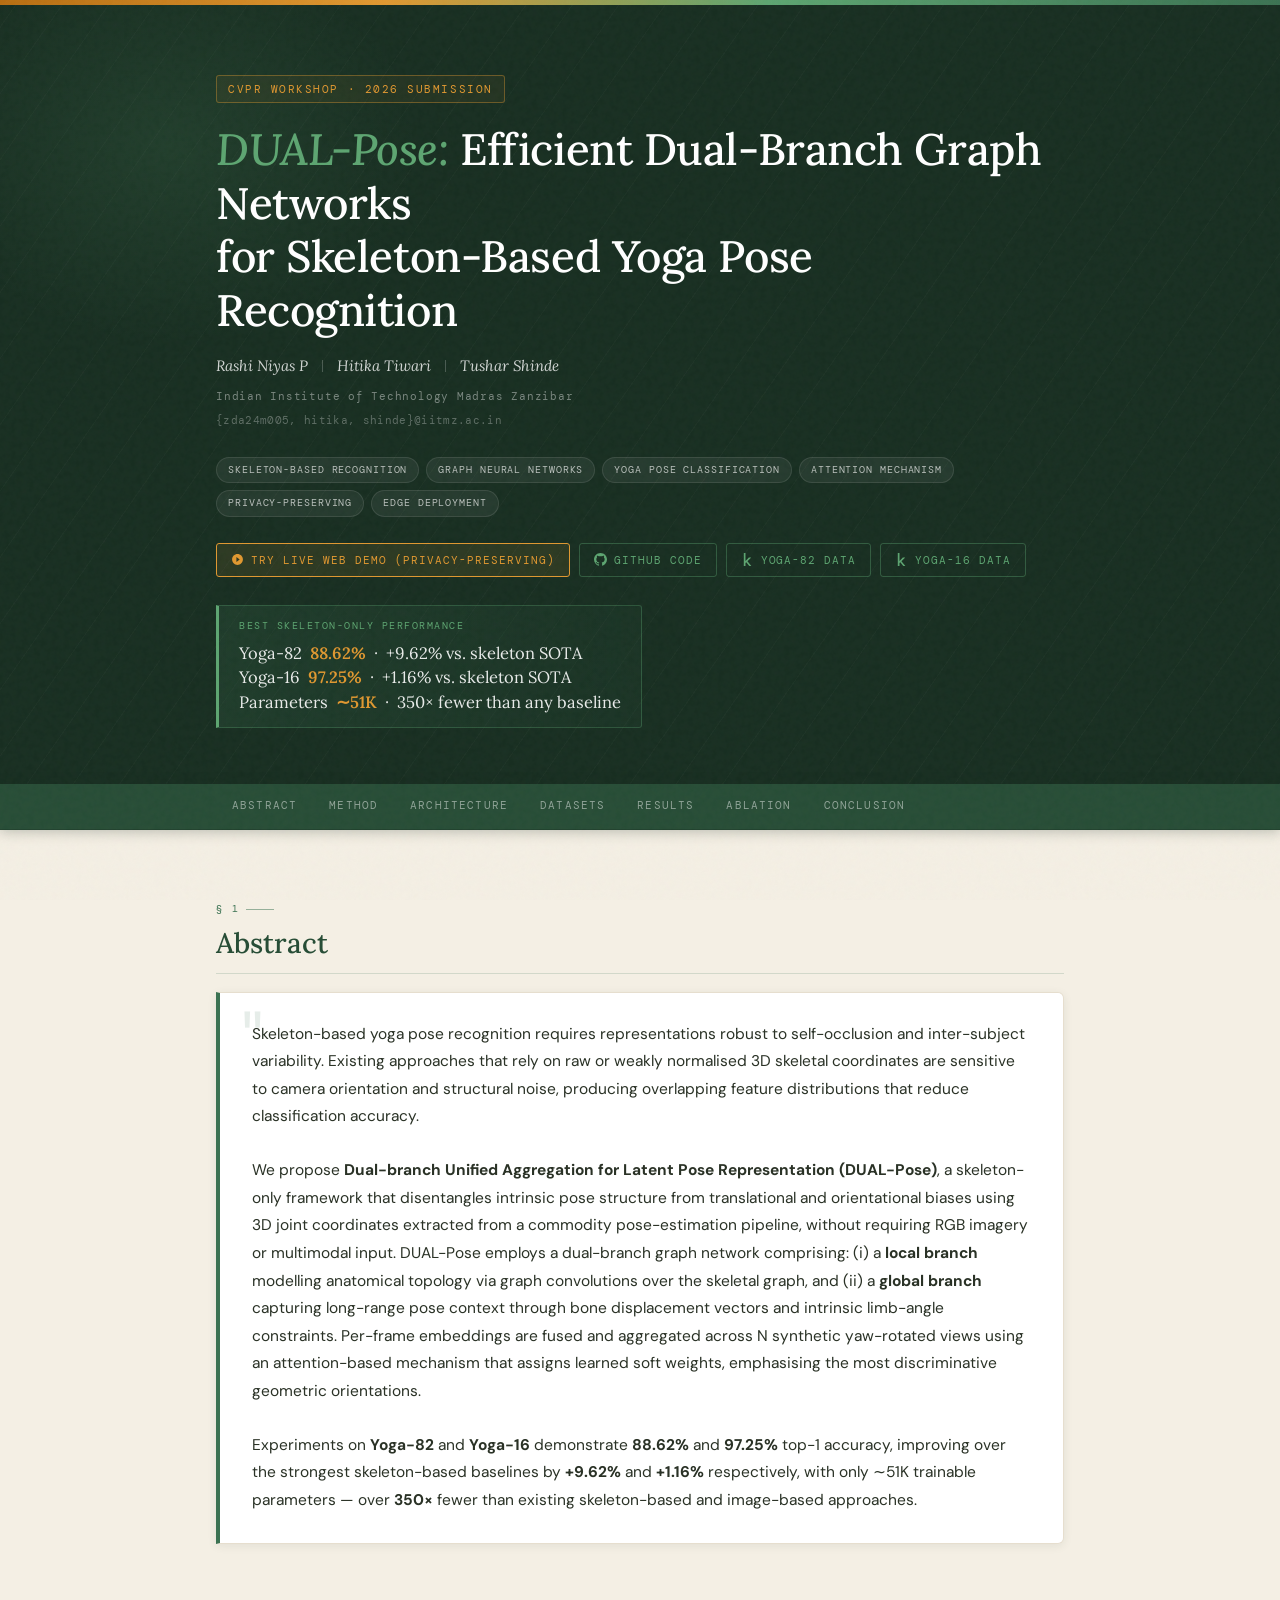
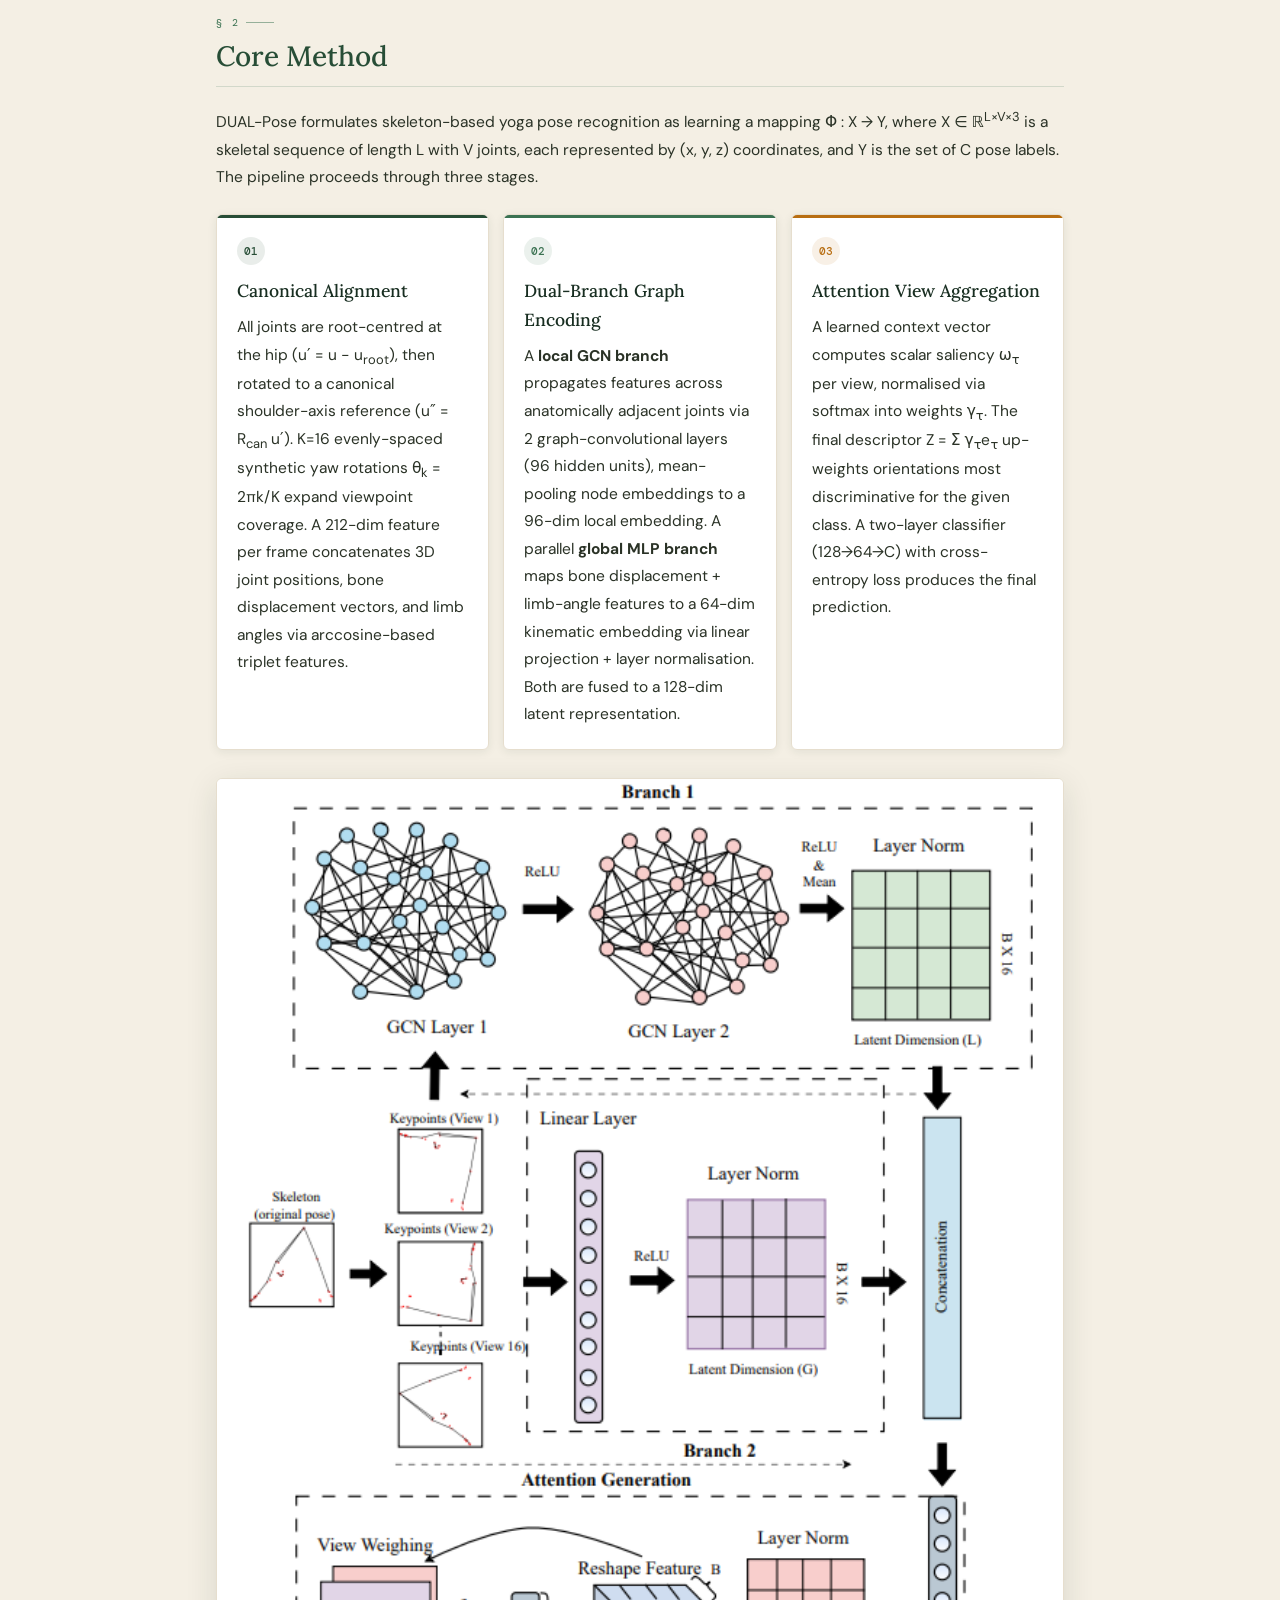
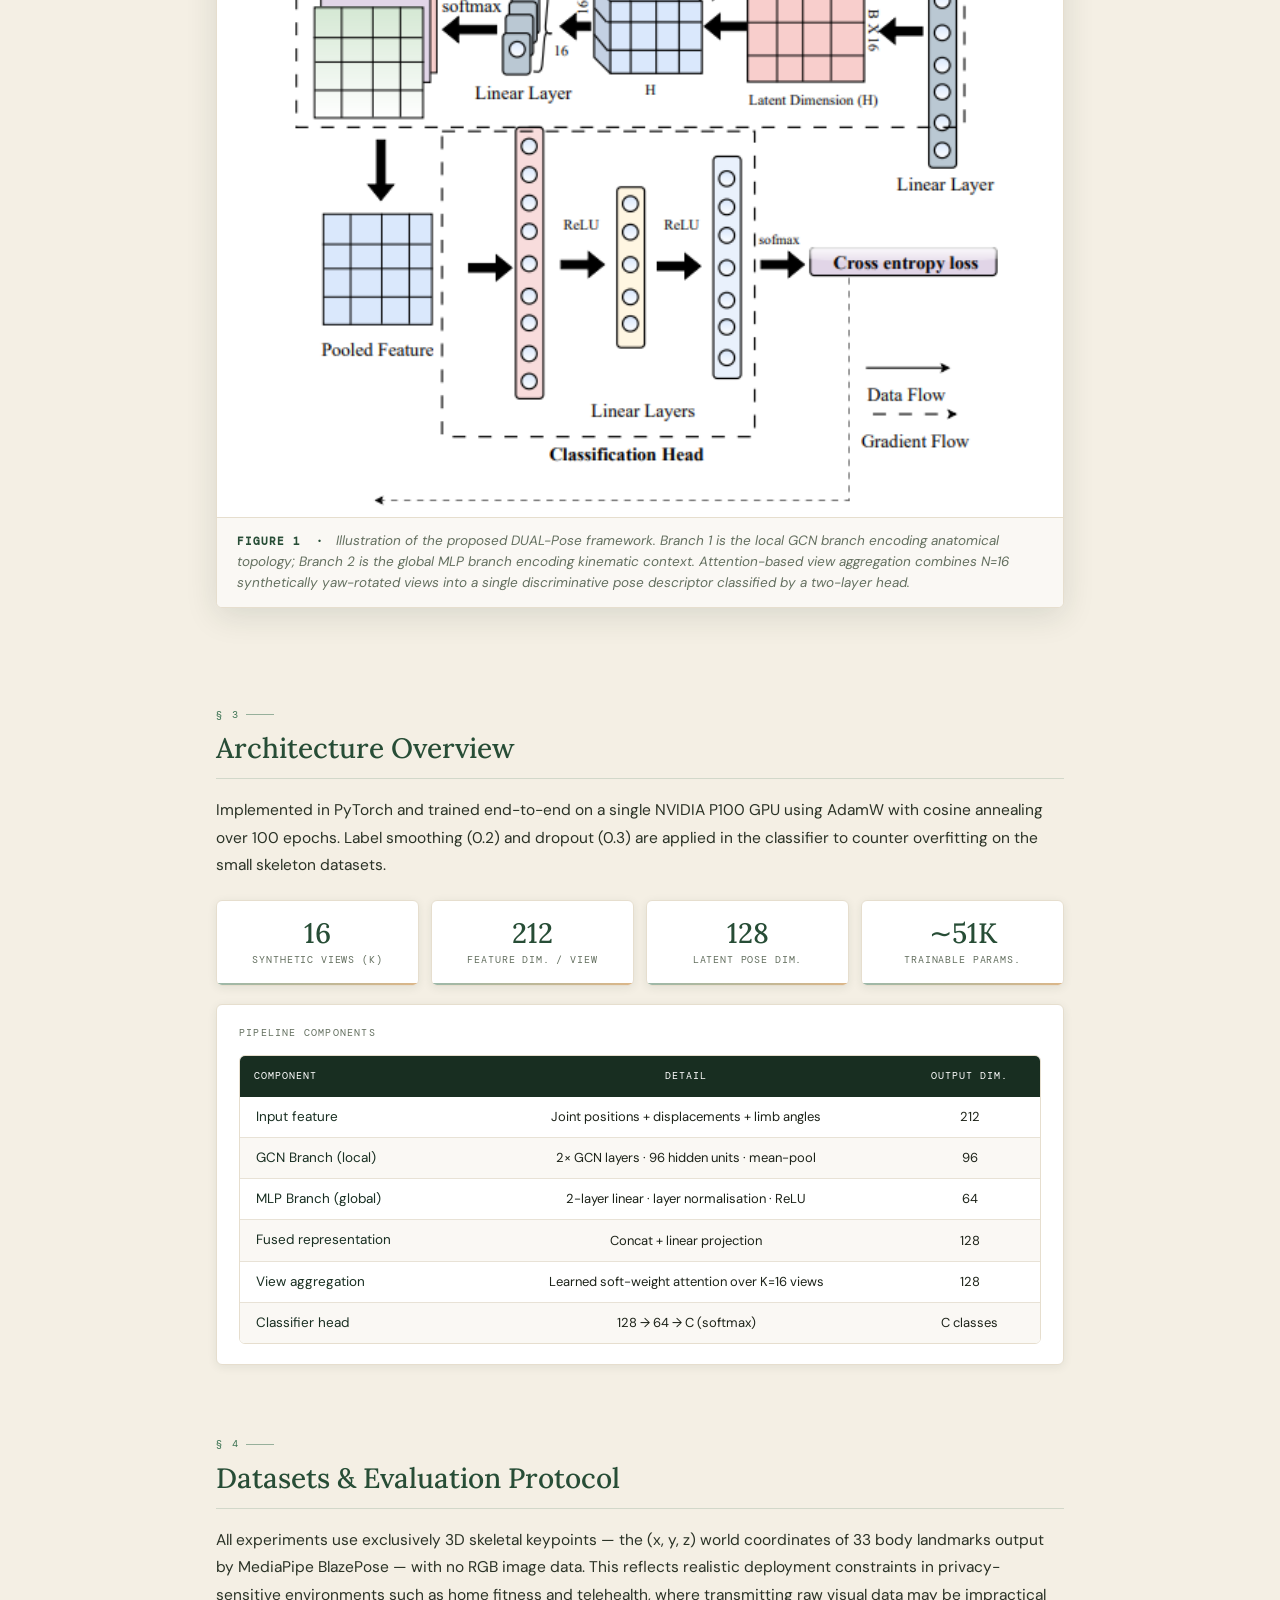
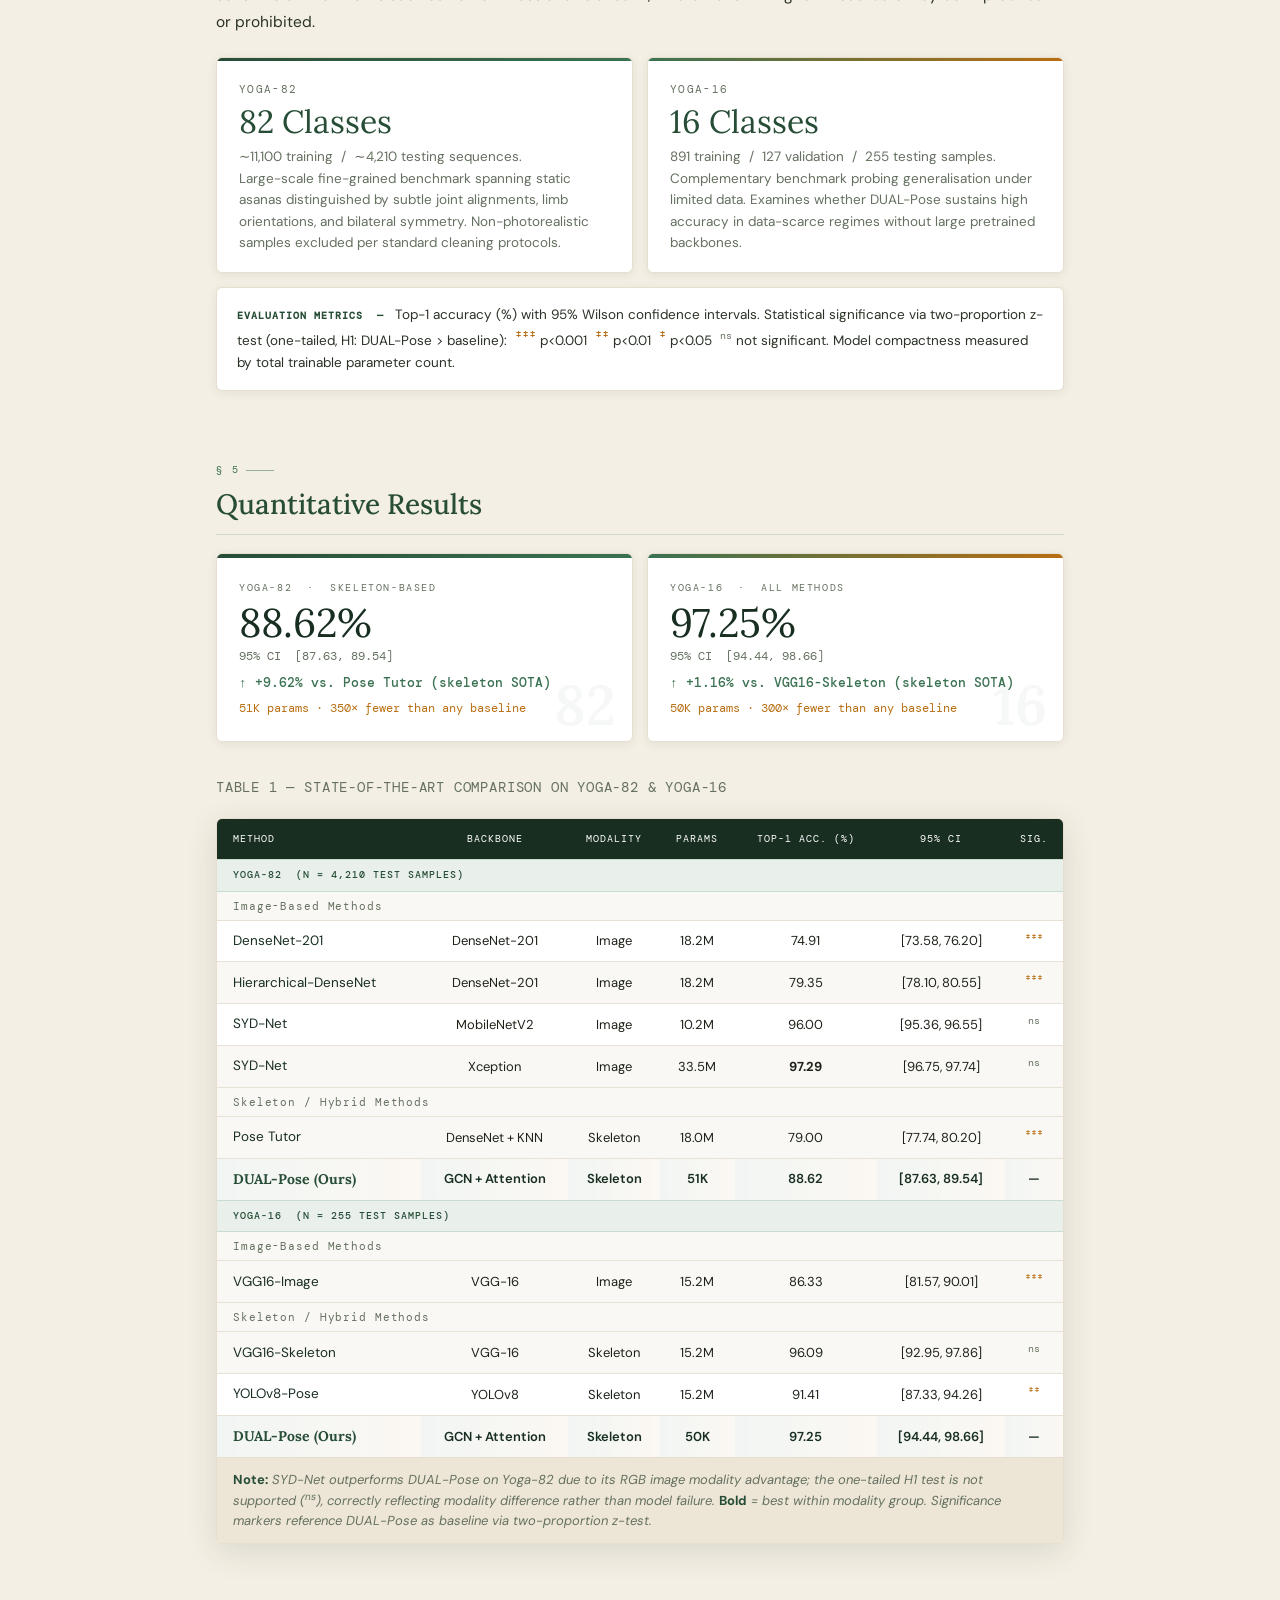
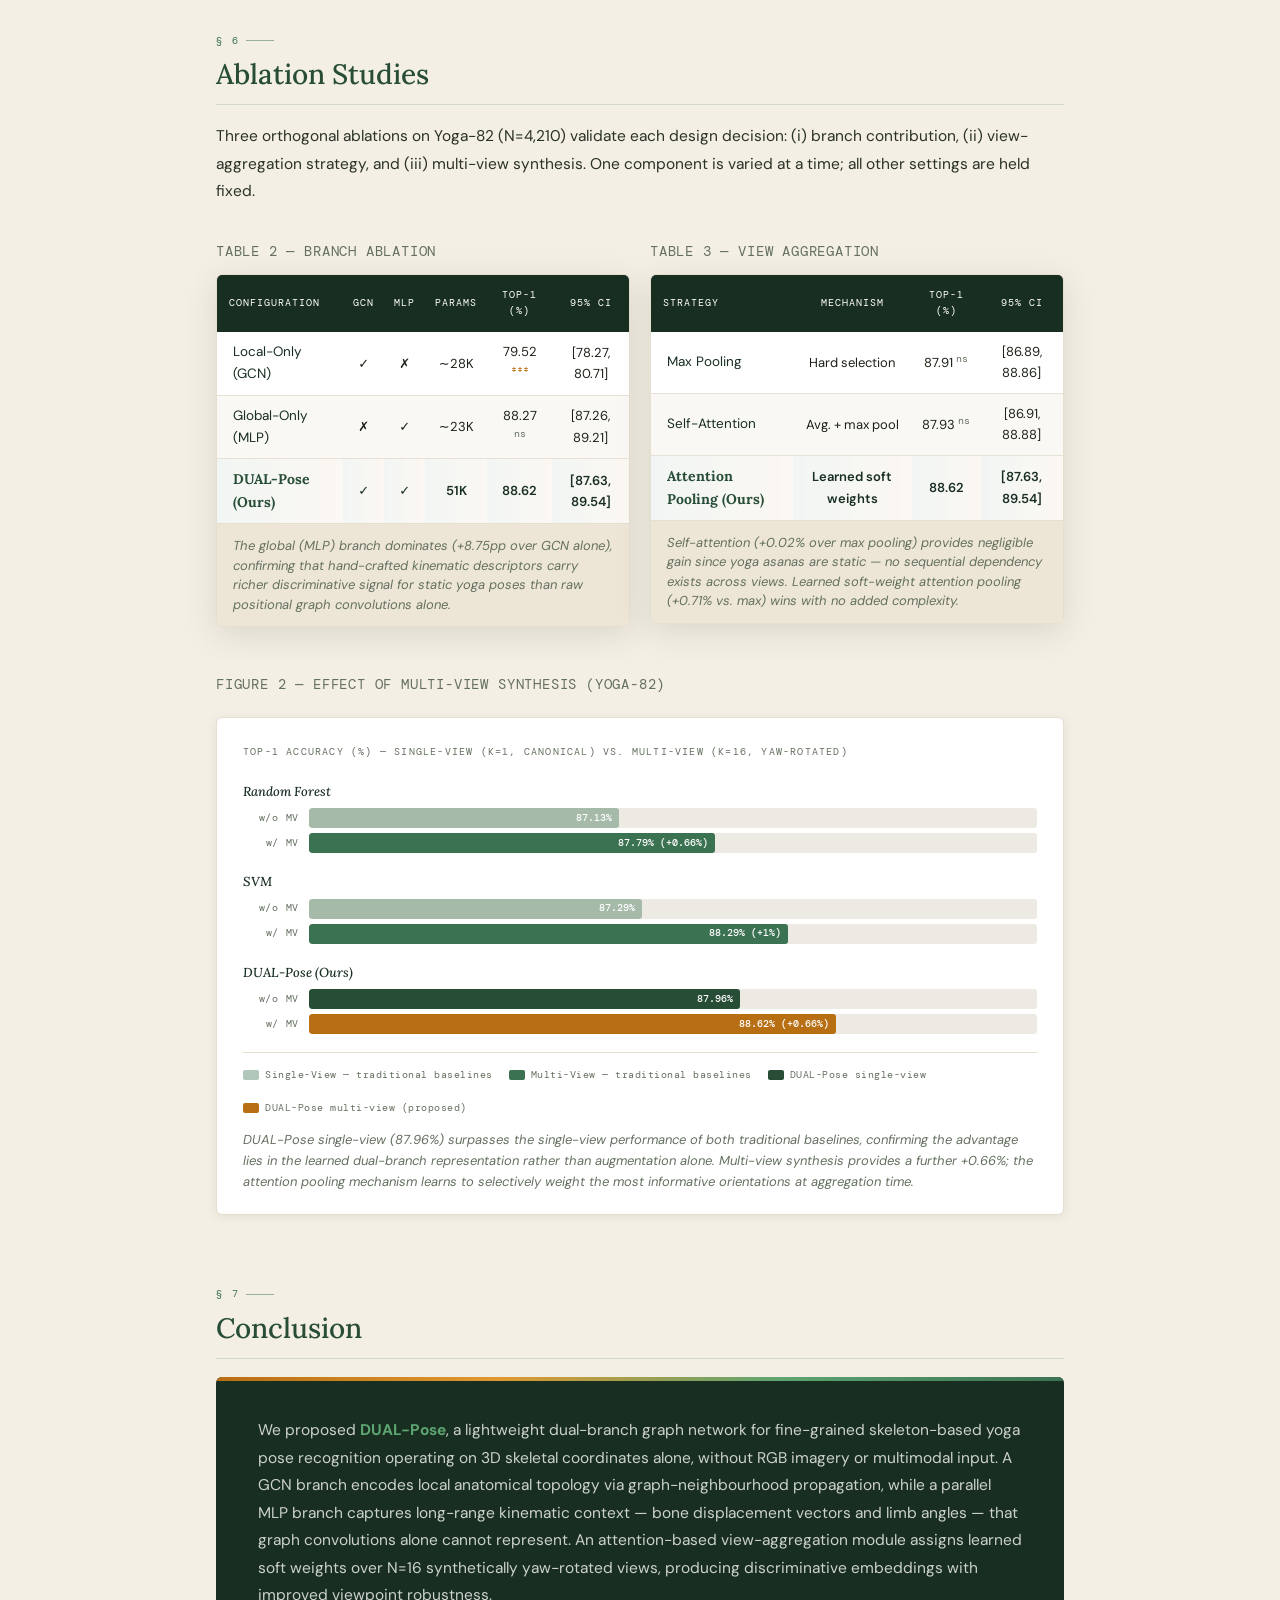
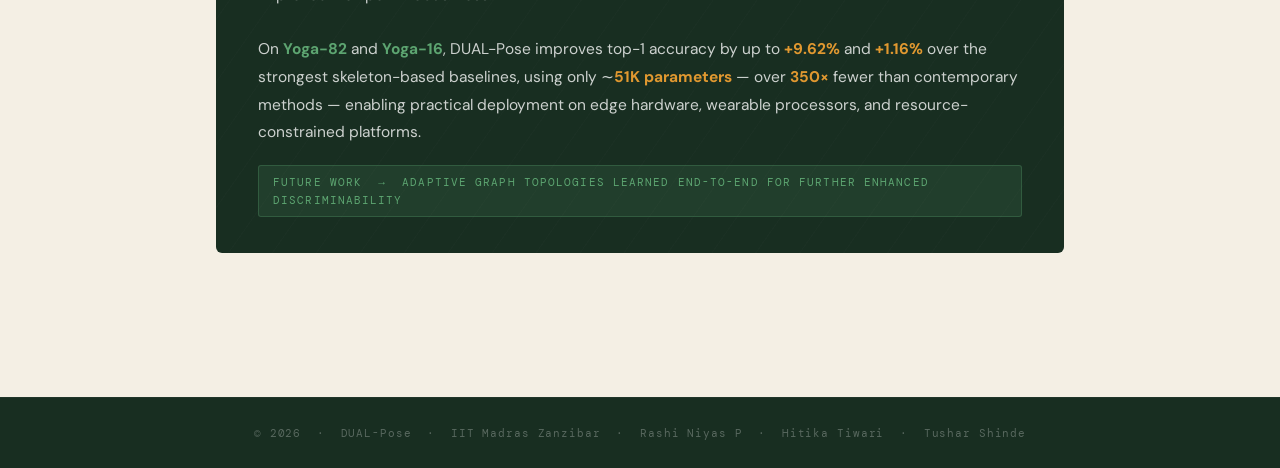
<file: index.html>
<!DOCTYPE html>
<html lang="en">
<head>
<meta charset="UTF-8">
<title>DUAL-Pose: Efficient Dual-Branch Graph Networks for Skeleton-Based Yoga Pose Recognition</title>
<meta name="viewport" content="width=device-width, initial-scale=1.0">
<link href="https://fonts.googleapis.com/css2?family=Lora:ital,wght@0,400;0,500;0,600;1,400;1,500&family=DM+Sans:wght@300;400;500&family=DM+Mono:wght@400;500&display=swap" rel="stylesheet">

<style>
/* ── TOKENS ─────────────────────────────────────────────────────── */
:root {
  --forest:     #182e21;
  --green:      #274d36;
  --sage:       #3b7252;
  --sage-lt:    #5da571;
  --amber:      #b86e12;
  --amber-lt:   #e09830;
  --parch:      #f4efe4;
  --parch-dk:   #e6dece;
  --parch-mid:  #ede6d6;
  --muted:      #647060;
  --text:       #1c2218;
  --white:      #ffffff;
  --rule:       rgba(59,114,82,0.18);
  --shadow-sm:  0 2px 10px rgba(24,46,33,0.08);
  --shadow-md:  0 8px 32px rgba(24,46,33,0.12);
  --shadow-lg:  0 20px 60px rgba(24,46,33,0.16);
  --radius:     6px;
  --serif:      'Lora', Georgia, serif;
  --sans:       'DM Sans', system-ui, sans-serif;
  --mono:       'DM Mono', monospace;
}

*, *::before, *::after { box-sizing: border-box; margin: 0; padding: 0; }
html { scroll-behavior: smooth; }

body {
  font-family: var(--sans);
  font-size: 16px;
  color: var(--text);
  background: var(--parch);
  line-height: 1.65;
  -webkit-font-smoothing: antialiased;
}

/* subtle paper grain */
body::before {
  content: '';
  position: fixed; inset: 0;
  background-image: url("data:image/svg+xml,%3Csvg viewBox='0 0 200 200' xmlns='http://www.w3.org/2000/svg'%3E%3Cfilter id='n'%3E%3CfeTurbulence type='fractalNoise' baseFrequency='0.75' numOctaves='4' stitchTiles='stitch'/%3E%3C/filter%3E%3Crect width='100%25' height='100%25' filter='url(%23n)' opacity='0.04'/%3E%3C/svg%3E");
  pointer-events: none;
  z-index: 1000;
  opacity: .7;
}

/* ── HEADER ──────────────────────────────────────────────────────── */
header {
  background: var(--forest);
  color: var(--white);
  position: relative;
  overflow: hidden;
}

/* diagonal texture lines */
header::before {
  content: '';
  position: absolute; inset: 0;
  background-image: repeating-linear-gradient(
    -55deg,
    rgba(255,255,255,.018) 0px,
    rgba(255,255,255,.018) 1px,
    transparent 1px,
    transparent 38px
  );
  pointer-events: none;
}

/* radial glow center-left */
header::after {
  content: '';
  position: absolute;
  top: -60px; left: -80px;
  width: 500px; height: 400px;
  background: radial-gradient(ellipse, rgba(93,165,113,.13) 0%, transparent 70%);
  pointer-events: none;
}

.header-rule {
  height: 5px;
  background: linear-gradient(90deg,
    var(--amber) 0%, var(--amber-lt) 30%,
    var(--sage-lt) 60%, var(--sage) 100%);
}

.header-inner {
  max-width: 920px;
  margin: auto;
  padding: 70px 36px 56px;
  position: relative;
  z-index: 2;
}

.venue-tag {
  display: inline-block;
  font-family: var(--mono);
  font-size: 11px;
  letter-spacing: .14em;
  text-transform: uppercase;
  color: var(--amber-lt);
  border: 1px solid rgba(224,152,48,.38);
  padding: 4px 11px;
  border-radius: 3px;
  margin-bottom: 20px;
  background: rgba(224,152,48,.06);
}

h1 {
  font-family: var(--serif);
  font-size: clamp(24px, 4vw, 44px);
  font-weight: 500;
  line-height: 1.22;
  letter-spacing: -.01em;
  color: var(--white);
  margin-bottom: 16px;
}

h1 .highlight {
  color: var(--sage-lt);
  font-style: italic;
}

/* authors inline with separators */
.authors-block {
  display: flex;
  flex-wrap: wrap;
  align-items: center;
  gap: 0;
  margin-bottom: 8px;
}

.author {
  font-size: 15px;
  color: rgba(255,255,255,.8);
  font-family: var(--serif);
  font-style: italic;
}

.author-sep {
  display: inline-block;
  width: 1px;
  height: 12px;
  background: rgba(255,255,255,.22);
  margin: 0 14px;
  vertical-align: middle;
}

.affiliation {
  font-family: var(--mono);
  font-size: 11px;
  letter-spacing: .07em;
  color: rgba(255,255,255,.42);
  margin-bottom: 6px;
}

.contact {
  font-family: var(--mono);
  font-size: 11px;
  letter-spacing: .03em;
  color: rgba(255,255,255,.3);
  margin-bottom: 28px;
}

.badges {
  display: flex;
  flex-wrap: wrap;
  gap: 7px;
  margin-bottom: 26px;
}

.badge {
  font-family: var(--mono);
  font-size: 10px;
  letter-spacing: .09em;
  text-transform: uppercase;
  padding: 4px 11px;
  border-radius: 20px;
  background: rgba(255,255,255,.06);
  border: 1px solid rgba(255,255,255,.1);
  color: rgba(255,255,255,.68);
}

.links-row {
  display: flex;
  flex-wrap: wrap;
  gap: 9px;
  margin-bottom: 28px;
}

.link-pill {
  display: inline-flex;
  align-items: center;
  gap: 7px;
  font-family: var(--mono);
  font-size: 11px;
  letter-spacing: .09em;
  text-transform: uppercase;
  text-decoration: none;
  padding: 7px 14px;
  border-radius: 3px;
  border: 1px solid rgba(93,165,113,.38);
  color: var(--sage-lt);
  transition: background .2s, border-color .2s;
}
.link-pill:hover {
  background: rgba(93,165,113,.1);
  border-color: var(--sage-lt);
}
.link-pill svg { width: 13px; height: 13px; fill: currentColor; }

.sota-strip {
  display: inline-flex;
  flex-wrap: wrap;
  align-items: flex-start;
  flex-direction: column;
  gap: 6px;
  background: linear-gradient(90deg, rgba(59,114,82,.2), rgba(59,114,82,.08));
  border: 1px solid rgba(93,165,113,.3);
  border-left: 3px solid var(--sage-lt);
  border-radius: 0 3px 3px 0;
  padding: 12px 20px;
}

.sota-strip .sota-label {
  font-family: var(--mono);
  font-size: 10px;
  letter-spacing: .15em;
  text-transform: uppercase;
  color: var(--sage-lt);
}

.sota-strip .sota-numbers {
  font-family: var(--serif);
  font-size: 16.5px;
  color: rgba(255,255,255,.9);
  line-height: 1.5;
}

.sota-strip .sota-numbers em {
  color: var(--amber-lt);
  font-style: normal;
  font-weight: 600;
}

/* ── NAV ─────────────────────────────────────────────────────────── */
.nav {
  background: var(--green);
  position: sticky;
  top: 0;
  z-index: 100;
  border-bottom: 1px solid rgba(0,0,0,.15);
  box-shadow: 0 2px 12px rgba(24,46,33,.25);
}

.nav-inner {
  max-width: 920px;
  margin: auto;
  padding: 0 36px;
  display: flex;
  gap: 0;
  overflow-x: auto;
}

.nav a {
  font-family: var(--mono);
  font-size: 10.5px;
  letter-spacing: .11em;
  text-transform: uppercase;
  color: rgba(255,255,255,.48);
  text-decoration: none;
  padding: 13px 16px;
  white-space: nowrap;
  border-bottom: 2px solid transparent;
  transition: color .2s, border-color .2s;
}

.nav a:hover {
  color: var(--amber-lt);
  border-bottom-color: var(--amber);
}

/* ── LAYOUT ──────────────────────────────────────────────────────── */
.container {
  max-width: 920px;
  margin: auto;
  padding: 0 36px 80px;
}

section { padding-top: 64px; }

.section-label {
  display: inline-flex;
  align-items: center;
  gap: 6px;
  font-family: var(--mono);
  font-size: 10px;
  letter-spacing: .2em;
  text-transform: uppercase;
  color: var(--sage);
  margin-bottom: 8px;
}

.section-label::after {
  content: '';
  display: inline-block;
  width: 28px;
  height: 1px;
  background: var(--sage);
  opacity: .5;
}

h2 {
  font-family: var(--serif);
  font-size: clamp(19px, 2.8vw, 28px);
  font-weight: 500;
  color: var(--green);
  margin-bottom: 18px;
  padding-bottom: 12px;
  border-bottom: 1px solid var(--rule);
  line-height: 1.25;
}

h3 {
  font-family: var(--serif);
  font-size: 17.5px;
  font-weight: 500;
  color: var(--forest);
  margin-bottom: 8px;
}

p {
  color: #2a3226;
  line-height: 1.78;
  font-size: 15.5px;
}

/* ── ABSTRACT ────────────────────────────────────────────────────── */
.abstract-box {
  background: var(--white);
  border: 1px solid var(--parch-dk);
  border-left: 4px solid var(--sage);
  padding: 28px 32px;
  border-radius: 0 var(--radius) var(--radius) 0;
  box-shadow: var(--shadow-sm);
  position: relative;
}

.abstract-box::before {
  content: '"';
  position: absolute;
  top: 8px; left: 20px;
  font-family: var(--serif);
  font-size: 72px;
  color: var(--sage);
  opacity: .12;
  line-height: 1;
  pointer-events: none;
}

/* ── FIGURE ──────────────────────────────────────────────────────── */
.figure-wrap {
  margin: 28px 0;
  background: var(--white);
  border: 1px solid var(--parch-dk);
  border-radius: var(--radius);
  overflow: hidden;
  box-shadow: var(--shadow-md);
}

.figure-wrap img { width: 100%; display: block; }

.figure-placeholder {
  width: 100%;
  min-height: 260px;
  background: linear-gradient(135deg, #edf5f0 0%, #e4efea 100%);
  display: flex;
  flex-direction: column;
  align-items: center;
  justify-content: center;
  gap: 10px;
  color: var(--muted);
}

.figure-placeholder .ph-icon  { font-size: 34px; opacity: .3; }
.figure-placeholder .ph-label {
  font-family: var(--mono);
  font-size: 11px;
  letter-spacing: .1em;
  text-transform: uppercase;
  opacity: .5;
}
.figure-placeholder .ph-filename {
  font-family: var(--mono);
  font-size: 12px;
  color: var(--green);
  background: rgba(59,114,82,.08);
  padding: 3px 10px;
  border-radius: 3px;
  border: 1px dashed rgba(59,114,82,.3);
}

.figure-caption {
  padding: 13px 20px;
  font-size: 13.5px;
  color: var(--muted);
  border-top: 1px solid var(--parch-dk);
  font-style: italic;
  line-height: 1.55;
  background: #faf8f4;
}

.figure-caption strong {
  color: var(--green);
  font-style: normal;
  font-family: var(--mono);
  font-size: 10.5px;
  letter-spacing: .09em;
  text-transform: uppercase;
}

/* ── METHOD CARDS ─────────────────────────────────────────────────── */
.methods-grid {
  display: grid;
  grid-template-columns: repeat(3, 1fr);
  gap: 14px;
  margin-top: 22px;
}

.method-card {
  background: var(--white);
  border: 1px solid var(--parch-dk);
  border-radius: var(--radius);
  padding: 22px 20px 20px;
  box-shadow: var(--shadow-sm);
  transition: transform .2s, box-shadow .2s;
  position: relative;
  overflow: hidden;
}

.method-card::before {
  content: '';
  position: absolute;
  top: 0; left: 0; right: 0;
  height: 3px;
}

.method-card:nth-child(1)::before { background: var(--green); }
.method-card:nth-child(2)::before { background: var(--sage); }
.method-card:nth-child(3)::before { background: var(--amber); }

.method-card:hover {
  transform: translateY(-3px);
  box-shadow: var(--shadow-md);
}

.method-num {
  display: inline-flex;
  align-items: center;
  justify-content: center;
  width: 28px; height: 28px;
  border-radius: 50%;
  font-family: var(--mono);
  font-size: 11px;
  font-weight: 500;
  margin-bottom: 12px;
}

.method-card:nth-child(1) .method-num { background: rgba(39,77,54,.1); color: var(--green); }
.method-card:nth-child(2) .method-num { background: rgba(59,114,82,.1); color: var(--sage); }
.method-card:nth-child(3) .method-num { background: rgba(184,110,18,.1); color: var(--amber); }

/* ── ARCH SPECS ───────────────────────────────────────────────────── */
.arch-spec-grid {
  display: grid;
  grid-template-columns: repeat(4, 1fr);
  gap: 12px;
  margin-top: 20px;
}

.arch-spec {
  background: var(--white);
  border: 1px solid var(--parch-dk);
  border-radius: var(--radius);
  padding: 18px 14px 16px;
  box-shadow: var(--shadow-sm);
  text-align: center;
  position: relative;
  overflow: hidden;
}

.arch-spec::after {
  content: '';
  position: absolute;
  bottom: 0; left: 0; right: 0;
  height: 2px;
  background: linear-gradient(90deg, var(--sage), var(--amber));
  opacity: .5;
}

.arch-spec-value {
  font-family: var(--serif);
  font-size: 28px;
  color: var(--green);
  line-height: 1;
  margin-bottom: 6px;
  font-weight: 500;
}

.arch-spec-label {
  font-family: var(--mono);
  font-size: 9.5px;
  letter-spacing: .09em;
  text-transform: uppercase;
  color: var(--muted);
}

/* ── DATASET CARDS ────────────────────────────────────────────────── */
.dataset-grid {
  display: grid;
  grid-template-columns: 1fr 1fr;
  gap: 14px;
  margin-top: 20px;
}

.dataset-card {
  background: var(--white);
  border: 1px solid var(--parch-dk);
  border-radius: var(--radius);
  padding: 22px 22px 18px;
  box-shadow: var(--shadow-sm);
  position: relative;
  overflow: hidden;
}

.dataset-card::before {
  content: '';
  position: absolute; top: 0; left: 0; right: 0;
  height: 3px;
}

.dataset-card:nth-child(1)::before { background: linear-gradient(90deg, var(--green), var(--sage)); }
.dataset-card:nth-child(2)::before { background: linear-gradient(90deg, var(--sage), var(--amber)); }

.dataset-name {
  font-family: var(--mono);
  font-size: 11px;
  letter-spacing: .12em;
  text-transform: uppercase;
  color: var(--muted);
  margin-bottom: 8px;
}

.dataset-stat {
  font-family: var(--serif);
  font-size: 32px;
  color: var(--green);
  line-height: 1;
  margin-bottom: 4px;
}

.dataset-meta {
  font-size: 13.5px;
  color: var(--muted);
  line-height: 1.6;
  margin-top: 8px;
}

/* ── METRICS ROW ──────────────────────────────────────────────────── */
.metrics-row {
  display: grid;
  grid-template-columns: repeat(2, 1fr);
  gap: 14px;
  margin-bottom: 34px;
}

.metric-card {
  background: var(--white);
  border: 1px solid var(--parch-dk);
  border-radius: var(--radius);
  padding: 26px 22px 22px;
  box-shadow: var(--shadow-sm);
  position: relative;
  overflow: hidden;
}

.metric-card::before {
  content: '';
  position: absolute; top: 0; left: 0; right: 0;
  height: 4px;
}

.metric-card:nth-child(1)::before {
  background: linear-gradient(90deg, var(--green), var(--sage));
}
.metric-card:nth-child(2)::before {
  background: linear-gradient(90deg, var(--sage), var(--amber));
}

/* watermark number */
.metric-card::after {
  content: attr(data-bench);
  position: absolute;
  right: 16px; bottom: 8px;
  font-family: var(--serif);
  font-size: 56px;
  color: var(--sage);
  opacity: .05;
  font-weight: 600;
  line-height: 1;
  pointer-events: none;
}

.metric-dataset {
  font-family: var(--mono);
  font-size: 10px;
  letter-spacing: .16em;
  text-transform: uppercase;
  color: var(--muted);
  margin-bottom: 7px;
}

.metric-value {
  font-family: var(--serif);
  font-size: 40px;
  color: var(--forest);
  line-height: 1;
  margin-bottom: 5px;
}

.metric-ci {
  font-size: 11.5px;
  color: var(--muted);
  font-family: var(--mono);
  margin-bottom: 5px;
}

.metric-delta {
  font-size: 13px;
  color: var(--sage);
  font-weight: 500;
  font-family: var(--mono);
}

.metric-params {
  font-size: 12px;
  color: var(--amber);
  font-family: var(--mono);
  margin-top: 5px;
}

/* ── TABLES ──────────────────────────────────────────────────────── */
.table-wrap {
  overflow-x: auto;
  margin: 18px 0;
  border-radius: var(--radius);
  box-shadow: var(--shadow-md);
  border: 1px solid var(--parch-dk);
}

table {
  width: 100%;
  border-collapse: collapse;
  font-size: 13px;
  background: var(--white);
  min-width: 560px;
}

thead tr:first-child th {
  background: var(--forest);
  color: var(--white);
  font-family: var(--mono);
  font-size: 10px;
  letter-spacing: .1em;
  text-transform: uppercase;
  padding: 12px 10px;
  font-weight: 400;
  text-align: center;
  border: none;
}

thead tr:first-child th:first-child { text-align: left; padding-left: 16px; }

tbody tr { border-bottom: 1px solid #e8e2d6; }
tbody tr:last-child { border-bottom: none; }
tbody tr:nth-child(even) td { background: #faf8f4; }
tbody tr:hover td { background: #edf5f0 !important; }

tbody td {
  padding: 9px 10px;
  text-align: center;
  color: var(--text);
  font-size: 13px;
}

tbody td:first-child {
  text-align: left;
  padding-left: 16px;
  font-size: 13.5px;
  color: var(--forest);
}

tr.section-head td {
  background: #e9f0ec !important;
  color: var(--green);
  font-family: var(--mono);
  font-size: 10px;
  letter-spacing: .1em;
  text-transform: uppercase;
  padding: 7px 16px;
  font-weight: 500;
  border-top: 1px solid #c8dcd0;
  border-bottom: 1px solid #c8dcd0;
}

tr.group-head td {
  padding: 5px 16px;
  font-size: 11px;
  font-family: var(--mono);
  letter-spacing: .08em;
  color: var(--muted);
  background: #faf8f4 !important;
  border-bottom: 1px solid #e8e2d6;
}

tr.ours td {
  background: linear-gradient(90deg,
    rgba(59,114,82,.07), rgba(184,110,18,.05)) !important;
  font-weight: 600;
  color: var(--forest);
}

tr.ours td:first-child {
  color: var(--green);
  font-family: var(--serif);
  font-size: 14px;
}

.best { color: var(--sage); font-weight: 700; }

.sig-mark {
  font-family: var(--mono);
  font-size: 10px;
  color: var(--amber);
  vertical-align: super;
}

.table-caption {
  padding: 12px 16px;
  font-size: 13px;
  color: var(--muted);
  font-style: italic;
  background: var(--parch-mid);
  border-top: 1px solid var(--parch-dk);
  line-height: 1.5;
}
.table-caption strong { font-style: normal; color: var(--green); }

/* ── ABLATION GRID ────────────────────────────────────────────────── */
.ablation-grid {
  display: grid;
  grid-template-columns: 1fr 1fr;
  gap: 20px;
  margin-top: 16px;
}

/* ── BAR CHART ────────────────────────────────────────────────────── */
.bar-chart-wrap {
  background: var(--white);
  border: 1px solid var(--parch-dk);
  border-radius: var(--radius);
  padding: 26px 26px 22px;
  box-shadow: var(--shadow-sm);
  margin-top: 20px;
}

.bar-chart-title {
  font-family: var(--mono);
  font-size: 10px;
  letter-spacing: .12em;
  text-transform: uppercase;
  color: var(--muted);
  margin-bottom: 20px;
}

.bar-group { margin-bottom: 18px; }

.bar-group-label {
  font-size: 13px;
  color: var(--forest);
  font-weight: 500;
  margin-bottom: 6px;
  font-family: var(--serif);
  font-style: italic;
}

.bar-row {
  display: flex;
  align-items: center;
  gap: 10px;
  margin-bottom: 5px;
}

.bar-label {
  font-family: var(--mono);
  font-size: 10px;
  letter-spacing: .07em;
  color: var(--muted);
  width: 56px;
  flex-shrink: 0;
  text-align: right;
}

.bar-track {
  flex: 1;
  height: 20px;
  background: #edeae3;
  border-radius: 3px;
  overflow: hidden;
}

.bar-fill {
  height: 100%;
  border-radius: 3px;
  display: flex;
  align-items: center;
  justify-content: flex-end;
  padding-right: 7px;
  font-family: var(--mono);
  font-size: 10px;
  color: var(--white);
  font-weight: 500;
  white-space: nowrap;
}

.bar-fill.without  { background: rgba(59,114,82,.4); }
.bar-fill.with     { background: var(--sage); }
.bar-fill.ours     { background: var(--green); }
.bar-fill.ours-with{ background: var(--amber); }

.bar-legend {
  display: flex;
  gap: 16px;
  margin-top: 16px;
  flex-wrap: wrap;
  border-top: 1px solid var(--parch-dk);
  padding-top: 14px;
}

.legend-item {
  display: flex;
  align-items: center;
  gap: 6px;
  font-family: var(--mono);
  font-size: 10px;
  letter-spacing: .05em;
  color: var(--muted);
}

.legend-swatch {
  width: 16px;
  height: 10px;
  border-radius: 2px;
  flex-shrink: 0;
}

/* ── PIPELINE TABLE ───────────────────────────────────────────────── */
.pipeline-box {
  margin-top: 18px;
  background: var(--white);
  border: 1px solid var(--parch-dk);
  border-radius: var(--radius);
  padding: 20px 22px;
  box-shadow: var(--shadow-sm);
}

.pipeline-box .pipe-label {
  font-family: var(--mono);
  font-size: 10px;
  letter-spacing: .12em;
  text-transform: uppercase;
  color: var(--muted);
  margin-bottom: 14px;
}

/* ── CONCLUSION ───────────────────────────────────────────────────── */
.conclusion-box {
  background: var(--forest);
  color: rgba(255,255,255,.85);
  padding: 40px 42px 36px;
  border-radius: var(--radius);
  position: relative;
  overflow: hidden;
  margin-top: 16px;
}

.conclusion-box::before {
  content: '';
  position: absolute; top: 0; left: 0; right: 0;
  height: 4px;
  background: linear-gradient(90deg, var(--amber), var(--amber-lt), var(--sage-lt), var(--sage));
}

/* diagonal lines inside conclusion */
.conclusion-box::after {
  content: '';
  position: absolute; inset: 0;
  background-image: repeating-linear-gradient(
    -55deg,
    rgba(255,255,255,.012) 0px,
    rgba(255,255,255,.012) 1px,
    transparent 1px,
    transparent 36px
  );
  pointer-events: none;
}

.conclusion-box p {
  color: rgba(255,255,255,.78);
  font-size: 15.5px;
  line-height: 1.78;
  position: relative;
  z-index: 1;
}

.future-tag {
  display: inline-flex;
  align-items: center;
  gap: 8px;
  margin-top: 18px;
  background: rgba(93,165,113,.14);
  border: 1px solid rgba(93,165,113,.28);
  border-radius: 3px;
  padding: 7px 14px;
  font-family: var(--mono);
  font-size: 11px;
  letter-spacing: .1em;
  text-transform: uppercase;
  color: var(--sage-lt);
  position: relative;
  z-index: 1;
}

footer {
  background: var(--forest);
  text-align: center;
  padding: 26px 32px;
  font-family: var(--mono);
  font-size: 11px;
  letter-spacing: .08em;
  color: rgba(255,255,255,.28);
  margin-top: 64px;
  border-top: 1px solid rgba(255,255,255,.04);
}

/* ── UTILS ───────────────────────────────────────────────────────── */
@keyframes fadeUp {
  from { opacity: 0; transform: translateY(16px); }
  to   { opacity: 1; transform: translateY(0); }
}
.fade-up { animation: fadeUp .6s ease both; }
.fade-up:nth-child(2) { animation-delay: .1s; }
.fade-up:nth-child(3) { animation-delay: .2s; }

.mt-8  { margin-top: 8px; }
.mt-16 { margin-top: 16px; }
.mt-24 { margin-top: 24px; }

.muted-label {
  font-size: 13.5px;
  color: var(--muted);
  font-family: var(--mono);
  letter-spacing: .06em;
  text-transform: uppercase;
  margin: 28px 0 10px;
}

@media (max-width: 680px) {
  .header-inner { padding: 44px 20px 38px; }
  .container    { padding: 0 20px 60px; }
  .methods-grid,
  .dataset-grid,
  .metrics-row,
  .ablation-grid  { grid-template-columns: 1fr; }
  .arch-spec-grid { grid-template-columns: repeat(2, 1fr); }
  .nav-inner      { overflow-x: auto; }
  h1              { font-size: 22px; }
  .authors-block  { flex-direction: column; gap: 4px; }
  .author-sep     { display: none; }
}
</style>
</head>
<body>

<!-- ── HEADER ──────────────────────────────────────────────────────── -->
<div class="header-rule"></div>
<header>
  <div class="header-inner fade-up">
    <div class="venue-tag">CVPR Workshop · 2026 Submission</div>

    <h1>
      <span class="highlight">DUAL-Pose:</span> Efficient Dual-Branch Graph Networks<br>
      for Skeleton-Based Yoga Pose Recognition
    </h1>

    <div class="authors-block" style="margin-top:14px;">
      <span class="author">Rashi Niyas P</span>
      <span class="author-sep"></span>
      <span class="author">Hitika Tiwari</span>
      <span class="author-sep"></span>
      <span class="author">Tushar Shinde</span>
    </div>
    <div class="affiliation" style="margin-top:8px;">Indian Institute of Technology Madras Zanzibar</div>
    <div class="contact">{zda24m005, hitika, shinde}@iitmz.ac.in</div>

    <div class="badges">
      <span class="badge">Skeleton-Based Recognition</span>
      <span class="badge">Graph Neural Networks</span>
      <span class="badge">Yoga Pose Classification</span>
      <span class="badge">Attention Mechanism</span>
      <span class="badge">Privacy-Preserving</span>
      <span class="badge">Edge Deployment</span>
    </div>

    <div class="links-row">
      <a class="link-pill" href="static/index.html" target="_blank" style="background: rgba(224,152,48,.1); border-color: var(--amber-lt); color: var(--amber-lt);">
        <svg viewBox="0 0 24 24" fill="currentColor"><path d="M12 2C6.48 2 2 6.48 2 12s4.48 10 10 10 10-4.48 10-10S17.52 2 12 2zm-2 14.5v-9l6 4.5-6 4.5z"/></svg>
        Try Live Web Demo (Privacy-Preserving)
      </a>
      <a class="link-pill" href="https://github.com/rashiniyasp/Dual_Pose" target="_blank">
        <svg viewBox="0 0 24 24" xmlns="http://www.w3.org/2000/svg"><path d="M12 0C5.37 0 0 5.37 0 12c0 5.3 3.44 9.8 8.2 11.38.6.11.82-.26.82-.58 0-.28-.01-1.03-.02-2.03-3.34.73-4.04-1.61-4.04-1.61-.55-1.39-1.34-1.76-1.34-1.76-1.09-.74.08-.73.08-.73 1.2.08 1.84 1.24 1.84 1.24 1.07 1.83 2.8 1.3 3.48 1 .11-.78.42-1.3.76-1.6-2.66-.3-5.47-1.33-5.47-5.93 0-1.31.47-2.38 1.24-3.22-.12-.3-.54-1.52.12-3.18 0 0 1.01-.32 3.3 1.23a11.5 11.5 0 0 1 3-.4c1.02 0 2.04.14 3 .4 2.28-1.55 3.29-1.23 3.29-1.23.66 1.66.24 2.88.12 3.18.77.84 1.24 1.91 1.24 3.22 0 4.61-2.81 5.63-5.48 5.92.43.37.81 1.1.81 2.22 0 1.6-.01 2.9-.01 3.29 0 .32.22.7.83.58C20.57 21.8 24 17.3 24 12c0-6.63-5.37-12-12-12z"/></svg>
        GitHub Code
      </a>
      <a class="link-pill" href="https://www.kaggle.com/datasets/rashiniyasp/yoga-82-keypoints-2026/data" target="_blank">
        <svg viewBox="0 0 24 24"><path d="M18.825 23.859c-.022.092-.117.141-.281.141h-3.139c-.187 0-.351-.082-.492-.248l-5.178-6.589-1.448 1.374v5.111c0 .235-.117.352-.351.352H5.505c-.236 0-.354-.117-.354-.352V.353c0-.233.118-.353.354-.353h2.431c.234 0 .351.12.351.353v14.343l6.203-6.272c.165-.165.33-.246.495-.246h3.239c.144 0 .236.06.285.18.046.149.034.255-.036.315l-6.555 6.344 6.836 8.507c.095.104.117.208.07.311z"/></svg>
        Yoga-82 Data
      </a>
      <a class="link-pill" href="https://www.kaggle.com/datasets/rashiniyasp/yoga-16-keypoint-dataset" target="_blank">
        <svg viewBox="0 0 24 24"><path d="M18.825 23.859c-.022.092-.117.141-.281.141h-3.139c-.187 0-.351-.082-.492-.248l-5.178-6.589-1.448 1.374v5.111c0 .235-.117.352-.351.352H5.505c-.236 0-.354-.117-.354-.352V.353c0-.233.118-.353.354-.353h2.431c.234 0 .351.12.351.353v14.343l6.203-6.272c.165-.165.33-.246.495-.246h3.239c.144 0 .236.06.285.18.046.149.034.255-.036.315l-6.555 6.344 6.836 8.507c.095.104.117.208.07.311z"/></svg>
        Yoga-16 Data
      </a>
    </div>

    <div class="sota-strip">
      <div class="sota-label">Best Skeleton-Only Performance</div>
      <div class="sota-numbers">
        Yoga-82 &nbsp;<em>88.62%</em> &nbsp;·&nbsp; +9.62% vs. skeleton SOTA<br>
        Yoga-16 &nbsp;<em>97.25%</em> &nbsp;·&nbsp; +1.16% vs. skeleton SOTA<br>
        Parameters &nbsp;<em>∼51K</em> &nbsp;·&nbsp; 350× fewer than any baseline
      </div>
    </div>
  </div>
</header>

<!-- ── NAV ─────────────────────────────────────────────────────────── -->
<nav class="nav">
  <div class="nav-inner">
    <a href="#abstract">Abstract</a>
    <a href="#method">Method</a>
    <a href="#architecture">Architecture</a>
    <a href="#datasets">Datasets</a>
    <a href="#results">Results</a>
    <a href="#ablation">Ablation</a>
    <a href="#conclusion">Conclusion</a>
  </div>
</nav>

<!-- ── CONTENT ─────────────────────────────────────────────────────── -->
<div class="container">

  <!-- § 1 ABSTRACT -->
  <section id="abstract">
    <div class="section-label">§ 1</div>
    <h2>Abstract</h2>
    <div class="abstract-box">
      <p>
        Skeleton-based yoga pose recognition requires representations robust to
        self-occlusion and inter-subject variability. Existing approaches that rely on raw or
        weakly normalised 3D skeletal coordinates are sensitive to camera orientation and
        structural noise, producing overlapping feature distributions that reduce classification
        accuracy.
      </p>
      <br>
      <p>
        We propose <strong>Dual-branch Unified Aggregation for Latent Pose Representation
        (DUAL-Pose)</strong>, a skeleton-only framework that disentangles intrinsic pose
        structure from translational and orientational biases using 3D joint coordinates
        extracted from a commodity pose-estimation pipeline, without requiring RGB imagery or
        multimodal input. DUAL-Pose employs a dual-branch graph network comprising:
        (i) a <strong>local branch</strong> modelling anatomical topology via graph convolutions
        over the skeletal graph, and (ii) a <strong>global branch</strong> capturing long-range
        pose context through bone displacement vectors and intrinsic limb-angle constraints.
        Per-frame embeddings are fused and aggregated across N synthetic yaw-rotated views
        using an attention-based mechanism that assigns learned soft weights, emphasising the
        most discriminative geometric orientations.
      </p>
      <br>
      <p>
        Experiments on <strong>Yoga-82</strong> and <strong>Yoga-16</strong> demonstrate
        <strong>88.62%</strong> and <strong>97.25%</strong> top-1 accuracy, improving over the
        strongest skeleton-based baselines by <strong>+9.62%</strong> and <strong>+1.16%</strong>
        respectively, with only ∼51K trainable parameters — over <strong>350×</strong> fewer
        than existing skeleton-based and image-based approaches.
      </p>
    </div>
  </section>

  <!-- § 2 METHOD -->
  <section id="method">
    <div class="section-label">§ 2</div>
    <h2>Core Method</h2>
    <p>
      DUAL-Pose formulates skeleton-based yoga pose recognition as learning a mapping
      Φ : X → Y, where X ∈ ℝ<sup>L×V×3</sup> is a skeletal sequence of length L with V joints,
      each represented by (x, y, z) coordinates, and Y is the set of C pose labels.
      The pipeline proceeds through three stages.
    </p>

    <div class="methods-grid">
      <div class="method-card fade-up">
        <div class="method-num">01</div>
        <h3>Canonical Alignment</h3>
        <p>
          All joints are root-centred at the hip (u′ = u − u<sub>root</sub>), then rotated to
          a canonical shoulder-axis reference (u″ = R<sub>can</sub> u′). K=16 evenly-spaced
          synthetic yaw rotations θ<sub>k</sub> = 2πk/K expand viewpoint coverage. A 212-dim
          feature per frame concatenates 3D joint positions, bone displacement vectors, and
          limb angles via arccosine-based triplet features.
        </p>
      </div>

      <div class="method-card fade-up">
        <div class="method-num">02</div>
        <h3>Dual-Branch Graph Encoding</h3>
        <p>
          A <strong>local GCN branch</strong> propagates features across anatomically adjacent
          joints via 2 graph-convolutional layers (96 hidden units), mean-pooling node
          embeddings to a 96-dim local embedding. A parallel <strong>global MLP branch</strong>
          maps bone displacement + limb-angle features to a 64-dim kinematic embedding
          via linear projection + layer normalisation. Both are fused to a 128-dim
          latent representation.
        </p>
      </div>

      <div class="method-card fade-up">
        <div class="method-num">03</div>
        <h3>Attention View Aggregation</h3>
        <p>
          A learned context vector computes scalar saliency ω<sub>τ</sub> per view,
          normalised via softmax into weights γ<sub>τ</sub>. The final descriptor
          Z = Σ γ<sub>τ</sub>e<sub>τ</sub> up-weights orientations most discriminative
          for the given class. A two-layer classifier (128→64→C) with cross-entropy
          loss produces the final prediction.
        </p>
      </div>
    </div>

    <!-- Architecture Figure -->
    <div class="figure-wrap" style="margin-top:28px;">
      <img src="dual_pose_arch.png" alt="DUAL-Pose Architecture"
           onerror="this.style.display='none';this.nextElementSibling.style.display='flex';">
      <div class="figure-placeholder" style="display:none;">
        <div class="ph-icon">⬡</div>
        <div class="ph-label">Architecture Diagram — Figure 1</div>
        <div class="ph-filename">dual_pose_arch.png</div>
      </div>
      <div class="figure-caption">
        <strong>Figure 1 &nbsp;·&nbsp;</strong>
        Illustration of the proposed DUAL-Pose framework. Branch 1 is the local GCN branch
        encoding anatomical topology; Branch 2 is the global MLP branch encoding kinematic context.
        Attention-based view aggregation combines N=16 synthetically yaw-rotated views into a single
        discriminative pose descriptor classified by a two-layer head.
      </div>
    </div>
  </section>

  <!-- § 3 ARCHITECTURE -->
  <section id="architecture">
    <div class="section-label">§ 3</div>
    <h2>Architecture Overview</h2>
    <p>
      Implemented in PyTorch and trained end-to-end on a single NVIDIA P100 GPU using AdamW
      with cosine annealing over 100 epochs. Label smoothing (0.2) and dropout (0.3) are
      applied in the classifier to counter overfitting on the small skeleton datasets.
    </p>

    <div class="arch-spec-grid">
      <div class="arch-spec">
        <div class="arch-spec-value">16</div>
        <div class="arch-spec-label">Synthetic Views (K)</div>
      </div>
      <div class="arch-spec">
        <div class="arch-spec-value">212</div>
        <div class="arch-spec-label">Feature Dim. / View</div>
      </div>
      <div class="arch-spec">
        <div class="arch-spec-value">128</div>
        <div class="arch-spec-label">Latent Pose Dim.</div>
      </div>
      <div class="arch-spec">
        <div class="arch-spec-value">∼51K</div>
        <div class="arch-spec-label">Trainable Params.</div>
      </div>
    </div>

    <div class="pipeline-box">
      <div class="pipe-label">Pipeline Components</div>
      <div class="table-wrap" style="margin:0; box-shadow:none; border:1px solid var(--parch-dk);">
        <table style="min-width:0;">
          <thead>
            <tr>
              <th style="text-align:left; padding-left:14px;">Component</th>
              <th>Detail</th>
              <th>Output Dim.</th>
            </tr>
          </thead>
          <tbody>
            <tr><td>Input feature</td><td>Joint positions + displacements + limb angles</td><td>212</td></tr>
            <tr><td>GCN Branch (local)</td><td>2× GCN layers · 96 hidden units · mean-pool</td><td>96</td></tr>
            <tr><td>MLP Branch (global)</td><td>2-layer linear · layer normalisation · ReLU</td><td>64</td></tr>
            <tr><td>Fused representation</td><td>Concat + linear projection</td><td>128</td></tr>
            <tr><td>View aggregation</td><td>Learned soft-weight attention over K=16 views</td><td>128</td></tr>
            <tr><td>Classifier head</td><td>128 → 64 → C (softmax)</td><td>C classes</td></tr>
          </tbody>
        </table>
      </div>
    </div>
  </section>

  <!-- § 4 DATASETS -->
  <section id="datasets">
    <div class="section-label">§ 4</div>
    <h2>Datasets &amp; Evaluation Protocol</h2>
    <p>
      All experiments use exclusively 3D skeletal keypoints — the (x, y, z) world coordinates
      of 33 body landmarks output by MediaPipe BlazePose — with no RGB image data.
      This reflects realistic deployment constraints in privacy-sensitive environments such as
      home fitness and telehealth, where transmitting raw visual data may be impractical or
      prohibited.
    </p>

    <div class="dataset-grid">
      <div class="dataset-card">
        <div class="dataset-name">Yoga-82</div>
        <div class="dataset-stat">82 Classes</div>
        <div class="dataset-meta">
          ∼11,100 training &nbsp;/&nbsp; ∼4,210 testing sequences.<br>
          Large-scale fine-grained benchmark spanning static asanas distinguished by subtle
          joint alignments, limb orientations, and bilateral symmetry. Non-photorealistic
          samples excluded per standard cleaning protocols.
        </div>
      </div>
      <div class="dataset-card">
        <div class="dataset-name">Yoga-16</div>
        <div class="dataset-stat">16 Classes</div>
        <div class="dataset-meta">
          891 training &nbsp;/&nbsp; 127 validation &nbsp;/&nbsp; 255 testing samples.<br>
          Complementary benchmark probing generalisation under limited data. Examines
          whether DUAL-Pose sustains high accuracy in data-scarce regimes without
          large pretrained backbones.
        </div>
      </div>
    </div>

    <div style="margin-top:14px; background:var(--white); border:1px solid var(--parch-dk);
                border-radius:var(--radius); padding:16px 20px; box-shadow:var(--shadow-sm);">
      <p style="font-size:13.5px; color:#2a3226; line-height:1.65;">
        <strong style="font-family:var(--mono); font-size:10px; letter-spacing:.1em;
                        text-transform:uppercase; color:var(--green);">Evaluation Metrics &nbsp;—&nbsp;</strong>
        Top-1 accuracy (%) with 95% Wilson confidence intervals. Statistical significance via
        two-proportion z-test (one-tailed, H1: DUAL-Pose > baseline):
        &nbsp;<span class="sig-mark" style="font-size:12px;">‡‡‡</span> p&lt;0.001
        &nbsp;<span class="sig-mark" style="font-size:12px;">‡‡</span> p&lt;0.01
        &nbsp;<span class="sig-mark" style="font-size:12px;">‡</span> p&lt;0.05
        &nbsp;<sup style="font-family:var(--mono);font-size:10px;color:var(--muted);">ns</sup> not significant.
        Model compactness measured by total trainable parameter count.
      </p>
    </div>
  </section>

  <!-- § 5 RESULTS -->
  <section id="results">
    <div class="section-label">§ 5</div>
    <h2>Quantitative Results</h2>

    <div class="metrics-row">
      <div class="metric-card" data-bench="82">
        <div class="metric-dataset">Yoga-82 &nbsp;·&nbsp; Skeleton-Based</div>
        <div class="metric-value">88.62%</div>
        <div class="metric-ci">95% CI &nbsp;[87.63, 89.54]</div>
        <div class="metric-delta">↑ +9.62% vs. Pose Tutor (skeleton SOTA)</div>
        <div class="metric-params">51K params · 350× fewer than any baseline</div>
      </div>
      <div class="metric-card" data-bench="16">
        <div class="metric-dataset">Yoga-16 &nbsp;·&nbsp; All Methods</div>
        <div class="metric-value">97.25%</div>
        <div class="metric-ci">95% CI &nbsp;[94.44, 98.66]</div>
        <div class="metric-delta">↑ +1.16% vs. VGG16-Skeleton (skeleton SOTA)</div>
        <div class="metric-params">50K params · 300× fewer than any baseline</div>
      </div>
    </div>

    <p class="muted-label">Table 1 &mdash; State-of-the-Art Comparison on Yoga-82 &amp; Yoga-16</p>
    <div class="table-wrap">
      <table>
        <thead>
          <tr>
            <th>Method</th>
            <th>Backbone</th>
            <th>Modality</th>
            <th>Params</th>
            <th>Top-1 Acc. (%)</th>
            <th>95% CI</th>
            <th>Sig.</th>
          </tr>
        </thead>
        <tbody>
          <tr class="section-head"><td colspan="7">Yoga-82 &nbsp;(N = 4,210 test samples)</td></tr>

          <tr class="group-head"><td colspan="7">Image-Based Methods</td></tr>
          <tr>
            <td>DenseNet-201</td><td>DenseNet-201</td><td>Image</td><td>18.2M</td>
            <td>74.91</td><td>[73.58, 76.20]</td><td><span class="sig-mark">‡‡‡</span></td>
          </tr>
          <tr>
            <td>Hierarchical-DenseNet</td><td>DenseNet-201</td><td>Image</td><td>18.2M</td>
            <td>79.35</td><td>[78.10, 80.55]</td><td><span class="sig-mark">‡‡‡</span></td>
          </tr>
          <tr>
            <td>SYD-Net</td><td>MobileNetV2</td><td>Image</td><td>10.2M</td>
            <td>96.00</td><td>[95.36, 96.55]</td>
            <td><sup style="font-family:var(--mono);font-size:10px;color:var(--muted);">ns</sup></td>
          </tr>
          <tr>
            <td>SYD-Net</td><td>Xception</td><td>Image</td><td>33.5M</td>
            <td><strong>97.29</strong></td><td>[96.75, 97.74]</td>
            <td><sup style="font-family:var(--mono);font-size:10px;color:var(--muted);">ns</sup></td>
          </tr>

          <tr class="group-head"><td colspan="7">Skeleton / Hybrid Methods</td></tr>
          <tr>
            <td>Pose Tutor</td><td>DenseNet + KNN</td><td>Skeleton</td><td>18.0M</td>
            <td>79.00</td><td>[77.74, 80.20]</td><td><span class="sig-mark">‡‡‡</span></td>
          </tr>
          <tr class="ours">
            <td><strong>DUAL-Pose (Ours)</strong></td>
            <td>GCN + Attention</td><td>Skeleton</td><td>51K</td>
            <td class="best">88.62</td><td>[87.63, 89.54]</td><td>—</td>
          </tr>

          <tr class="section-head"><td colspan="7">Yoga-16 &nbsp;(N = 255 test samples)</td></tr>

          <tr class="group-head"><td colspan="7">Image-Based Methods</td></tr>
          <tr>
            <td>VGG16-Image</td><td>VGG-16</td><td>Image</td><td>15.2M</td>
            <td>86.33</td><td>[81.57, 90.01]</td><td><span class="sig-mark">‡‡‡</span></td>
          </tr>

          <tr class="group-head"><td colspan="7">Skeleton / Hybrid Methods</td></tr>
          <tr>
            <td>VGG16-Skeleton</td><td>VGG-16</td><td>Skeleton</td><td>15.2M</td>
            <td>96.09</td><td>[92.95, 97.86]</td>
            <td><sup style="font-family:var(--mono);font-size:10px;color:var(--muted);">ns</sup></td>
          </tr>
          <tr>
            <td>YOLOv8-Pose</td><td>YOLOv8</td><td>Skeleton</td><td>15.2M</td>
            <td>91.41</td><td>[87.33, 94.26]</td><td><span class="sig-mark">‡‡</span></td>
          </tr>
          <tr class="ours">
            <td><strong>DUAL-Pose (Ours)</strong></td>
            <td>GCN + Attention</td><td>Skeleton</td><td>50K</td>
            <td class="best">97.25</td><td>[94.44, 98.66]</td><td>—</td>
          </tr>
        </tbody>
      </table>
      <div class="table-caption">
        <strong>Note:</strong> SYD-Net outperforms DUAL-Pose on Yoga-82 due to its RGB image modality advantage;
        the one-tailed H1 test is not supported (<sup style="font-size:10px;">ns</sup>), correctly reflecting modality
        difference rather than model failure. <strong>Bold</strong> = best within modality group.
        Significance markers reference DUAL-Pose as baseline via two-proportion z-test.
      </div>
    </div>
  </section>

  <!-- § 6 ABLATION -->
  <section id="ablation">
    <div class="section-label">§ 6</div>
    <h2>Ablation Studies</h2>
    <p>
      Three orthogonal ablations on Yoga-82 (N=4,210) validate each design decision:
      (i) branch contribution, (ii) view-aggregation strategy, and (iii) multi-view synthesis.
      One component is varied at a time; all other settings are held fixed.
    </p>

    <div class="ablation-grid">
      <!-- Table 2 -->
      <div>
        <p class="muted-label" style="margin-top:18px;">Table 2 &mdash; Branch Ablation</p>
        <div class="table-wrap" style="margin-top:0;">
          <table style="min-width:0;">
            <thead>
              <tr>
                <th style="text-align:left; padding-left:12px;">Configuration</th>
                <th>GCN</th>
                <th>MLP</th>
                <th>Params</th>
                <th>Top-1 (%)</th>
                <th>95% CI</th>
              </tr>
            </thead>
            <tbody>
              <tr>
                <td>Local-Only (GCN)</td>
                <td>✓</td><td>✗</td><td>∼28K</td>
                <td>79.52 <span class="sig-mark">‡‡‡</span></td>
                <td>[78.27, 80.71]</td>
              </tr>
              <tr>
                <td>Global-Only (MLP)</td>
                <td>✗</td><td>✓</td><td>∼23K</td>
                <td>88.27 <sup style="font-family:var(--mono);font-size:10px;color:var(--muted);">ns</sup></td>
                <td>[87.26, 89.21]</td>
              </tr>
              <tr class="ours">
                <td><strong>DUAL-Pose (Ours)</strong></td>
                <td>✓</td><td>✓</td><td>51K</td>
                <td class="best">88.62</td>
                <td>[87.63, 89.54]</td>
              </tr>
            </tbody>
          </table>
          <div class="table-caption">
            The global (MLP) branch dominates (+8.75pp over GCN alone), confirming that
            hand-crafted kinematic descriptors carry richer discriminative signal for
            static yoga poses than raw positional graph convolutions alone.
          </div>
        </div>
      </div>

      <!-- Table 3 -->
      <div>
        <p class="muted-label" style="margin-top:18px;">Table 3 &mdash; View Aggregation</p>
        <div class="table-wrap" style="margin-top:0;">
          <table style="min-width:0;">
            <thead>
              <tr>
                <th style="text-align:left; padding-left:12px;">Strategy</th>
                <th>Mechanism</th>
                <th>Top-1 (%)</th>
                <th>95% CI</th>
              </tr>
            </thead>
            <tbody>
              <tr>
                <td>Max Pooling</td>
                <td>Hard selection</td>
                <td>87.91 <sup style="font-family:var(--mono);font-size:10px;color:var(--muted);">ns</sup></td>
                <td>[86.89, 88.86]</td>
              </tr>
              <tr>
                <td>Self-Attention</td>
                <td>Avg. + max pool</td>
                <td>87.93 <sup style="font-family:var(--mono);font-size:10px;color:var(--muted);">ns</sup></td>
                <td>[86.91, 88.88]</td>
              </tr>
              <tr class="ours">
                <td><strong>Attention Pooling (Ours)</strong></td>
                <td>Learned soft weights</td>
                <td class="best">88.62</td>
                <td>[87.63, 89.54]</td>
              </tr>
            </tbody>
          </table>
          <div class="table-caption">
            Self-attention (+0.02% over max pooling) provides negligible gain since yoga
            asanas are static — no sequential dependency exists across views. Learned
            soft-weight attention pooling (+0.71% vs. max) wins with no added complexity.
          </div>
        </div>
      </div>
    </div>

    <!-- Figure 2: Multi-View Bar Chart -->
    <p class="muted-label" style="margin-top:28px;">Figure 2 &mdash; Effect of Multi-View Synthesis (Yoga-82)</p>

    <div class="bar-chart-wrap">
      <div class="bar-chart-title">Top-1 Accuracy (%) — Single-View (K=1, canonical) vs. Multi-View (K=16, yaw-rotated)</div>

      <div class="bar-group">
        <div class="bar-group-label">Random Forest</div>
        <div class="bar-row">
          <div class="bar-label">w/o MV</div>
          <div class="bar-track">
            <div class="bar-fill without" style="width:calc((87.13 - 85) / (90 - 85) * 100%);">87.13%</div>
          </div>
        </div>
        <div class="bar-row">
          <div class="bar-label">w/ MV</div>
          <div class="bar-track">
            <div class="bar-fill with" style="width:calc((87.79 - 85) / (90 - 85) * 100%);">87.79% (+0.66%)</div>
          </div>
        </div>
      </div>

      <div class="bar-group">
        <div class="bar-group-label">SVM</div>
        <div class="bar-row">
          <div class="bar-label">w/o MV</div>
          <div class="bar-track">
            <div class="bar-fill without" style="width:calc((87.29 - 85) / (90 - 85) * 100%);">87.29%</div>
          </div>
        </div>
        <div class="bar-row">
          <div class="bar-label">w/ MV</div>
          <div class="bar-track">
            <div class="bar-fill with" style="width:calc((88.29 - 85) / (90 - 85) * 100%);">88.29% (+1%)</div>
          </div>
        </div>
      </div>

      <div class="bar-group">
        <div class="bar-group-label">DUAL-Pose (Ours)</div>
        <div class="bar-row">
          <div class="bar-label">w/o MV</div>
          <div class="bar-track">
            <div class="bar-fill ours" style="width:calc((87.96 - 85) / (90 - 85) * 100%);">87.96%</div>
          </div>
        </div>
        <div class="bar-row">
          <div class="bar-label">w/ MV</div>
          <div class="bar-track">
            <div class="bar-fill ours-with" style="width:calc((88.62 - 85) / (90 - 85) * 100%);">88.62% (+0.66%)</div>
          </div>
        </div>
      </div>

      <div class="bar-legend">
        <div class="legend-item">
          <div class="legend-swatch" style="background:rgba(59,114,82,.4);"></div>
          Single-View — traditional baselines
        </div>
        <div class="legend-item">
          <div class="legend-swatch" style="background:var(--sage);"></div>
          Multi-View — traditional baselines
        </div>
        <div class="legend-item">
          <div class="legend-swatch" style="background:var(--green);"></div>
          DUAL-Pose single-view
        </div>
        <div class="legend-item">
          <div class="legend-swatch" style="background:var(--amber);"></div>
          DUAL-Pose multi-view (proposed)
        </div>
      </div>

      <p style="font-size:13px; color:var(--muted); font-style:italic; margin-top:14px; line-height:1.6;">
        DUAL-Pose single-view (87.96%)  surpasses the single-view performance of both traditional
        baselines, confirming the advantage lies in the learned dual-branch representation rather than
        augmentation alone. Multi-view synthesis provides a further +0.66%; the attention pooling
        mechanism learns to selectively weight the most informative orientations at aggregation time.
      </p>
    </div>
  </section>

  <!-- § 7 CONCLUSION -->
  <section id="conclusion">
    <div class="section-label">§ 7</div>
    <h2>Conclusion</h2>
    <div class="conclusion-box">
      <p>
        We proposed <strong style="color:var(--sage-lt);">DUAL-Pose</strong>, a lightweight
        dual-branch graph network for fine-grained skeleton-based yoga pose recognition
        operating on 3D skeletal coordinates alone, without RGB imagery or multimodal input.
        A GCN branch encodes local anatomical topology via graph-neighbourhood propagation,
        while a parallel MLP branch captures long-range kinematic context — bone displacement
        vectors and limb angles — that graph convolutions alone cannot represent. An
        attention-based view-aggregation module assigns learned soft weights over N=16
        synthetically yaw-rotated views, producing discriminative embeddings with improved
        viewpoint robustness.
      </p>
      <br>
      <p>
        On <strong style="color:var(--sage-lt);">Yoga-82</strong> and
        <strong style="color:var(--sage-lt);">Yoga-16</strong>, DUAL-Pose improves top-1
        accuracy by up to <strong style="color:var(--amber-lt);">+9.62%</strong> and
        <strong style="color:var(--amber-lt);">+1.16%</strong> over the strongest skeleton-based
        baselines, using only ∼<strong style="color:var(--amber-lt);">51K parameters</strong>
        — over <strong style="color:var(--amber-lt);">350×</strong> fewer than contemporary
        methods — enabling practical deployment on edge hardware, wearable processors, and
        resource-constrained platforms.
      </p>
      <div class="future-tag">
        Future Work &nbsp;→&nbsp; Adaptive graph topologies learned end-to-end for further enhanced discriminability
      </div>
    </div>
  </section>

</div><!-- /container -->

<footer>
  © 2026 &nbsp;·&nbsp; DUAL-Pose &nbsp;·&nbsp; IIT Madras Zanzibar &nbsp;·&nbsp;
  Rashi Niyas P &nbsp;·&nbsp; Hitika Tiwari &nbsp;·&nbsp; Tushar Shinde
</footer>

</body>
</html>
</file>
